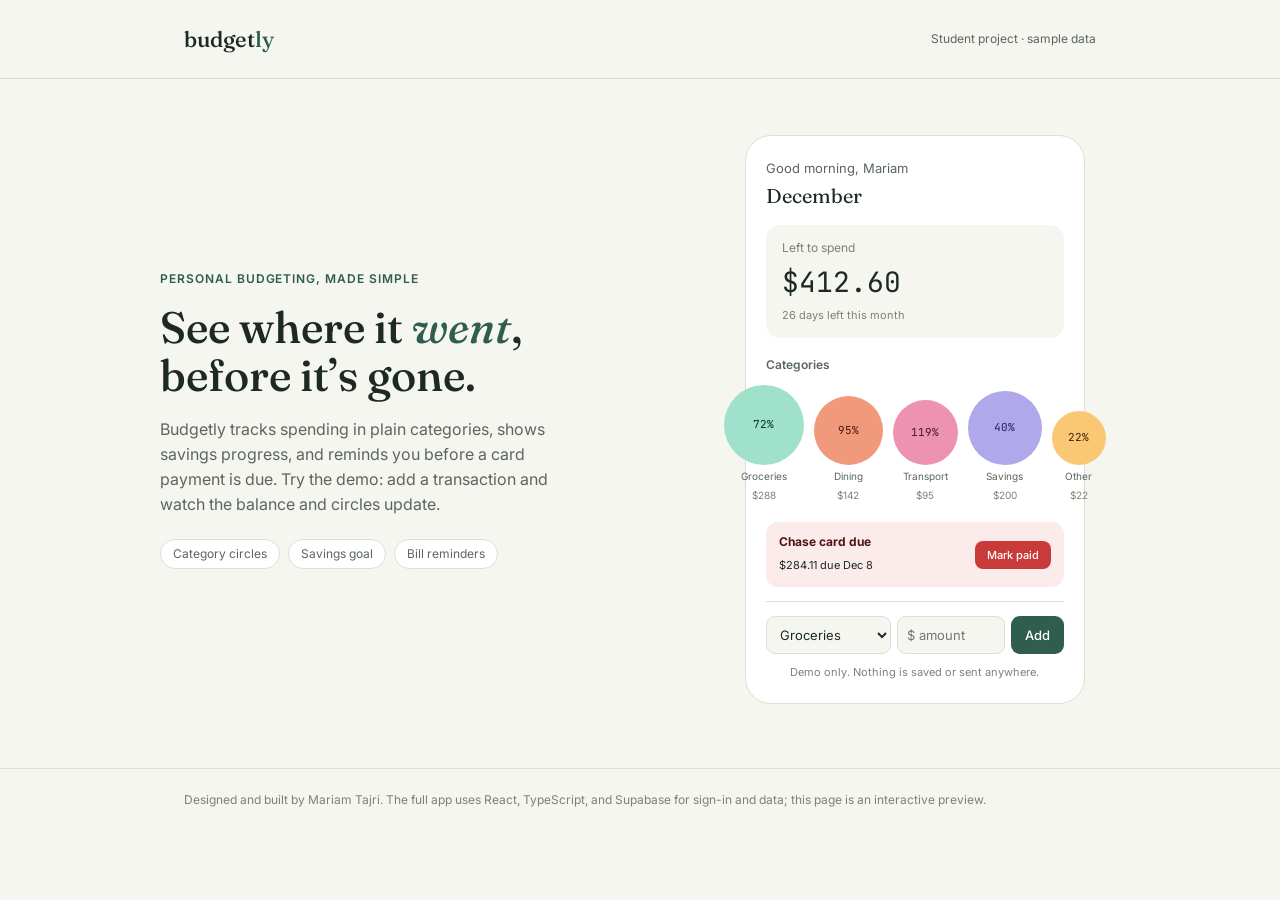
<file: public/budgetly/index.html>
<!DOCTYPE html>
<html lang="en">
<head>
<meta charset="UTF-8">
<meta name="viewport" content="width=device-width, initial-scale=1, viewport-fit=cover">
<title>Budgetly — Know where it went</title>
<link rel="preconnect" href="https://fonts.googleapis.com">
<link rel="preconnect" href="https://fonts.gstatic.com" crossorigin>
<link href="https://fonts.googleapis.com/css2?family=Fraunces:ital,opsz,wght@0,9..144,500;1,9..144,500&family=Inter:wght@400;500;600&family=JetBrains+Mono:wght@500&display=swap" rel="stylesheet">
<style>
  :root {
    --paper:#F5F6F0; --card:#FFFFFF; --ink:#1D2A24; --muted:#5B665F; --faint:#7C8278;
    --line:#DEDFD4; --forest:#2F5D50; --forest-d:#1E4238; --danger-bg:#FCEBEB; --danger-ink:#501313; --danger:#C93B3A;
    box-sizing:border-box; padding-top:env(safe-area-inset-top,0px); padding-bottom:env(safe-area-inset-bottom,0px);
  }
  @media (prefers-color-scheme: dark) {
    :root:not([data-theme="light"]) {
      --paper:#131C17; --card:#1C2822; --ink:#F2F4EF; --muted:#A9B0A4; --faint:#8A9086;
      --line:#2C372F; --forest:#4C8A78; --forest-d:#3E7262; --danger-bg:#3A1F1F; --danger-ink:#F7C1C1; --danger:#D95A59;
    }
  }
  :root[data-theme="dark"] {
    --paper:#131C17; --card:#1C2822; --ink:#F2F4EF; --muted:#A9B0A4; --faint:#8A9086;
    --line:#2C372F; --forest:#4C8A78; --forest-d:#3E7262; --danger-bg:#3A1F1F; --danger-ink:#F7C1C1; --danger:#D95A59;
  }
  html { scroll-padding-top:env(safe-area-inset-top,0px); }
  * { box-sizing:border-box; }
  body { margin:0; background:var(--paper); color:var(--ink); font-family:'Inter',system-ui,sans-serif; line-height:1.55; -webkit-font-smoothing:antialiased; }
  .wrap { max-width:960px; margin:0 auto; padding:0 24px; }
  header { padding:22px 0; border-bottom:1px solid var(--line); }
  header .wrap { display:flex; justify-content:space-between; align-items:center; }
  .logo { font-family:'Fraunces',Georgia,serif; font-size:22px; font-weight:500; }
  .logo span { color:var(--forest); }
  .tag { font-size:12px; color:var(--muted); }
  .hero { display:grid; grid-template-columns:1.1fr .9fr; gap:48px; align-items:center; padding:56px 0 64px; }
  .eyebrow { font-size:12px; font-weight:600; letter-spacing:.08em; text-transform:uppercase; color:var(--forest); margin:0 0 14px; }
  h1 { font-family:'Fraunces',Georgia,serif; font-weight:500; font-size:44px; line-height:1.1; margin:0 0 18px; }
  h1 em { color:var(--forest); }
  .sub { font-size:16px; color:var(--muted); max-width:420px; margin:0 0 22px; }
  .pills { display:flex; flex-wrap:wrap; gap:8px; }
  .pill { font-size:12px; border:1px solid var(--line); background:var(--card); border-radius:999px; padding:5px 12px; color:var(--muted); }
  .phone { width:100%; max-width:340px; margin:0 auto; background:var(--card); border:1px solid var(--line); border-radius:26px; padding:22px 20px; }
  .greet { font-size:13px; color:var(--muted); margin:0; }
  .month { font-family:'Fraunces',Georgia,serif; font-size:20px; margin:2px 0 14px; }
  .bal { background:var(--paper); border-radius:14px; padding:14px 16px; margin-bottom:18px; }
  .bal .l { font-size:12px; color:var(--faint); margin:0 0 2px; }
  .bal .a { font-family:'JetBrains Mono',monospace; font-size:28px; margin:0; }
  .bal .d { font-size:11px; color:var(--faint); margin:4px 0 0; }
  .lbl { font-size:12px; font-weight:600; color:var(--muted); margin:0 0 10px; }
  .row { display:flex; justify-content:center; align-items:flex-end; gap:10px; margin-bottom:18px; min-height:100px; }
  .col { display:flex; flex-direction:column; align-items:center; gap:4px; }
  .c { border-radius:50%; display:flex; align-items:center; justify-content:center; font-family:'JetBrains Mono',monospace; font-size:11px; transition:width .3s ease,height .3s ease; }
  .n { font-size:10px; color:var(--muted); }
  .m { font-size:10px; color:var(--faint); }
  .rem { background:var(--danger-bg); border-radius:12px; padding:11px 13px; display:flex; justify-content:space-between; align-items:center; margin-bottom:14px; transition:opacity .2s; }
  .rem b { display:block; font-size:12px; color:var(--danger-ink); }
  .rem span { font-size:11px; color:var(--ink); }
  .rem button { font:500 11px 'Inter',sans-serif; background:var(--danger); color:#fff; border:0; border-radius:8px; padding:7px 12px; cursor:pointer; }
  .rem.paid { opacity:.55; }
  .rem.paid button { background:var(--faint); cursor:default; }
  form { display:flex; gap:6px; border-top:1px solid var(--line); padding-top:14px; }
  select,input { font:13px 'Inter',sans-serif; padding:9px; border-radius:9px; border:1px solid var(--line); background:var(--paper); color:var(--ink); }
  select { flex:1.2; min-width:0; } input { flex:1; width:0; min-width:0; }
  form button { font:500 13px 'Inter',sans-serif; background:var(--forest); color:#fff; border:0; border-radius:9px; padding:9px 14px; cursor:pointer; }
  form button:hover { background:var(--forest-d); }
  .hint { font-size:11px; color:var(--faint); text-align:center; margin:10px 0 0; }
  footer { border-top:1px solid var(--line); padding:22px 0 28px; font-size:12px; color:var(--faint); }
  @media (max-width:760px) { .hero { grid-template-columns:1fr; gap:32px; padding:36px 0 48px; } h1 { font-size:34px; } }
</style>
</head>
<body>
<header><div class="wrap"><div class="logo">budget<span>ly</span></div><span class="tag">Student project · sample data</span></div></header>

<main class="wrap hero">
  <div>
    <p class="eyebrow">Personal budgeting, made simple</p>
    <h1>See where it <em>went</em>, before it’s gone.</h1>
    <p class="sub">Budgetly tracks spending in plain categories, shows savings progress, and reminds you before a card payment is due. Try the demo: add a transaction and watch the balance and circles update.</p>
    <div class="pills"><span class="pill">Category circles</span><span class="pill">Savings goal</span><span class="pill">Bill reminders</span></div>
  </div>
  <div class="phone" aria-label="Budgetly dashboard demo">
    <p class="greet" id="greet"></p>
    <p class="month" id="month"></p>
    <div class="bal"><p class="l">Left to spend</p><p class="a" id="bal"></p><p class="d" id="days"></p></div>
    <p class="lbl">Categories</p>
    <div class="row" id="row"></div>
    <div class="rem" id="rem"><div><b>Chase card due</b><span id="remsub"></span></div><button id="paid" type="button">Mark paid</button></div>
    <form id="f">
      <select id="cat" aria-label="Category"></select>
      <input id="amt" type="number" min="1" step="1" placeholder="$ amount" aria-label="Amount" required>
      <button type="submit">Add</button>
    </form>
    <p class="hint">Demo only. Nothing is saved or sent anywhere.</p>
  </div>
</main>

<footer><div class="wrap">Designed and built by Mariam Tajri. The full app uses React, TypeScript, and Supabase for sign-in and data; this page is an interactive preview.</div></footer>

<script>
  var BUDGET = 960;
  var cats = [
    {k:'groceries', n:'Groceries', lim:400, sp:288, bg:'#9FE1CB', ink:'#04342C'},
    {k:'dining', n:'Dining', lim:150, sp:142, bg:'#F0997B', ink:'#4A1B0C'},
    {k:'transport', n:'Transport', lim:80, sp:95, bg:'#ED93B1', ink:'#4B1528'},
    {k:'savings', n:'Savings', lim:500, sp:200, bg:'#AFA9EC', ink:'#26215C', goal:true},
    {k:'other', n:'Other', lim:100, sp:22.4, bg:'#FAC775', ink:'#412402'}
  ];
  var now = new Date(), h = now.getHours();
  document.getElementById('greet').textContent = (h < 12 ? 'Good morning' : h < 18 ? 'Good afternoon' : 'Good evening') + ', Mariam';
  document.getElementById('month').textContent = now.toLocaleString('en-US', {month:'long'});
  var left = new Date(now.getFullYear(), now.getMonth() + 1, 0).getDate() - now.getDate();
  document.getElementById('days').textContent = left + ' days left this month';
  var due = new Date(now); due.setDate(due.getDate() + 3);
  var dueEl = document.getElementById('remsub');
  dueEl.textContent = '$284.11 due ' + due.toLocaleDateString('en-US', {month:'short', day:'numeric'});
  var sel = document.getElementById('cat');
  cats.filter(function(c){return !c.goal;}).forEach(function(c){ var o = document.createElement('option'); o.value = c.k; o.textContent = c.n; sel.appendChild(o); });

  function render() {
    var spent = cats.filter(function(c){return !c.goal;}).reduce(function(s,c){return s + c.sp;}, 0);
    document.getElementById('bal').textContent = '$' + (BUDGET - spent).toFixed(2);
    var max = Math.max.apply(null, cats.map(function(c){return c.sp;}));
    var row = document.getElementById('row'); row.innerHTML = '';
    cats.forEach(function(c) {
      var size = 44 + Math.round(36 * Math.sqrt(c.sp / max));
      var col = document.createElement('div'); col.className = 'col';
      col.innerHTML = '<div class="c" style="width:' + size + 'px;height:' + size + 'px;background:' + c.bg + ';color:' + c.ink + '">' + Math.round(c.sp / c.lim * 100) + '%</div><span class="n">' + c.n + '</span><span class="m">$' + Math.round(c.sp) + '</span>';
      row.appendChild(col);
    });
  }
  document.getElementById('f').addEventListener('submit', function(e) {
    e.preventDefault();
    var v = parseFloat(document.getElementById('amt').value);
    if (!v || v <= 0) return;
    cats.forEach(function(c){ if (c.k === sel.value) c.sp += v; });
    document.getElementById('amt').value = '';
    render();
  });
  document.getElementById('paid').addEventListener('click', function() {
    document.getElementById('rem').classList.add('paid'); this.textContent = 'Paid'; this.disabled = true;
  });
  render();
</script>
</body>
</html>
</file>
